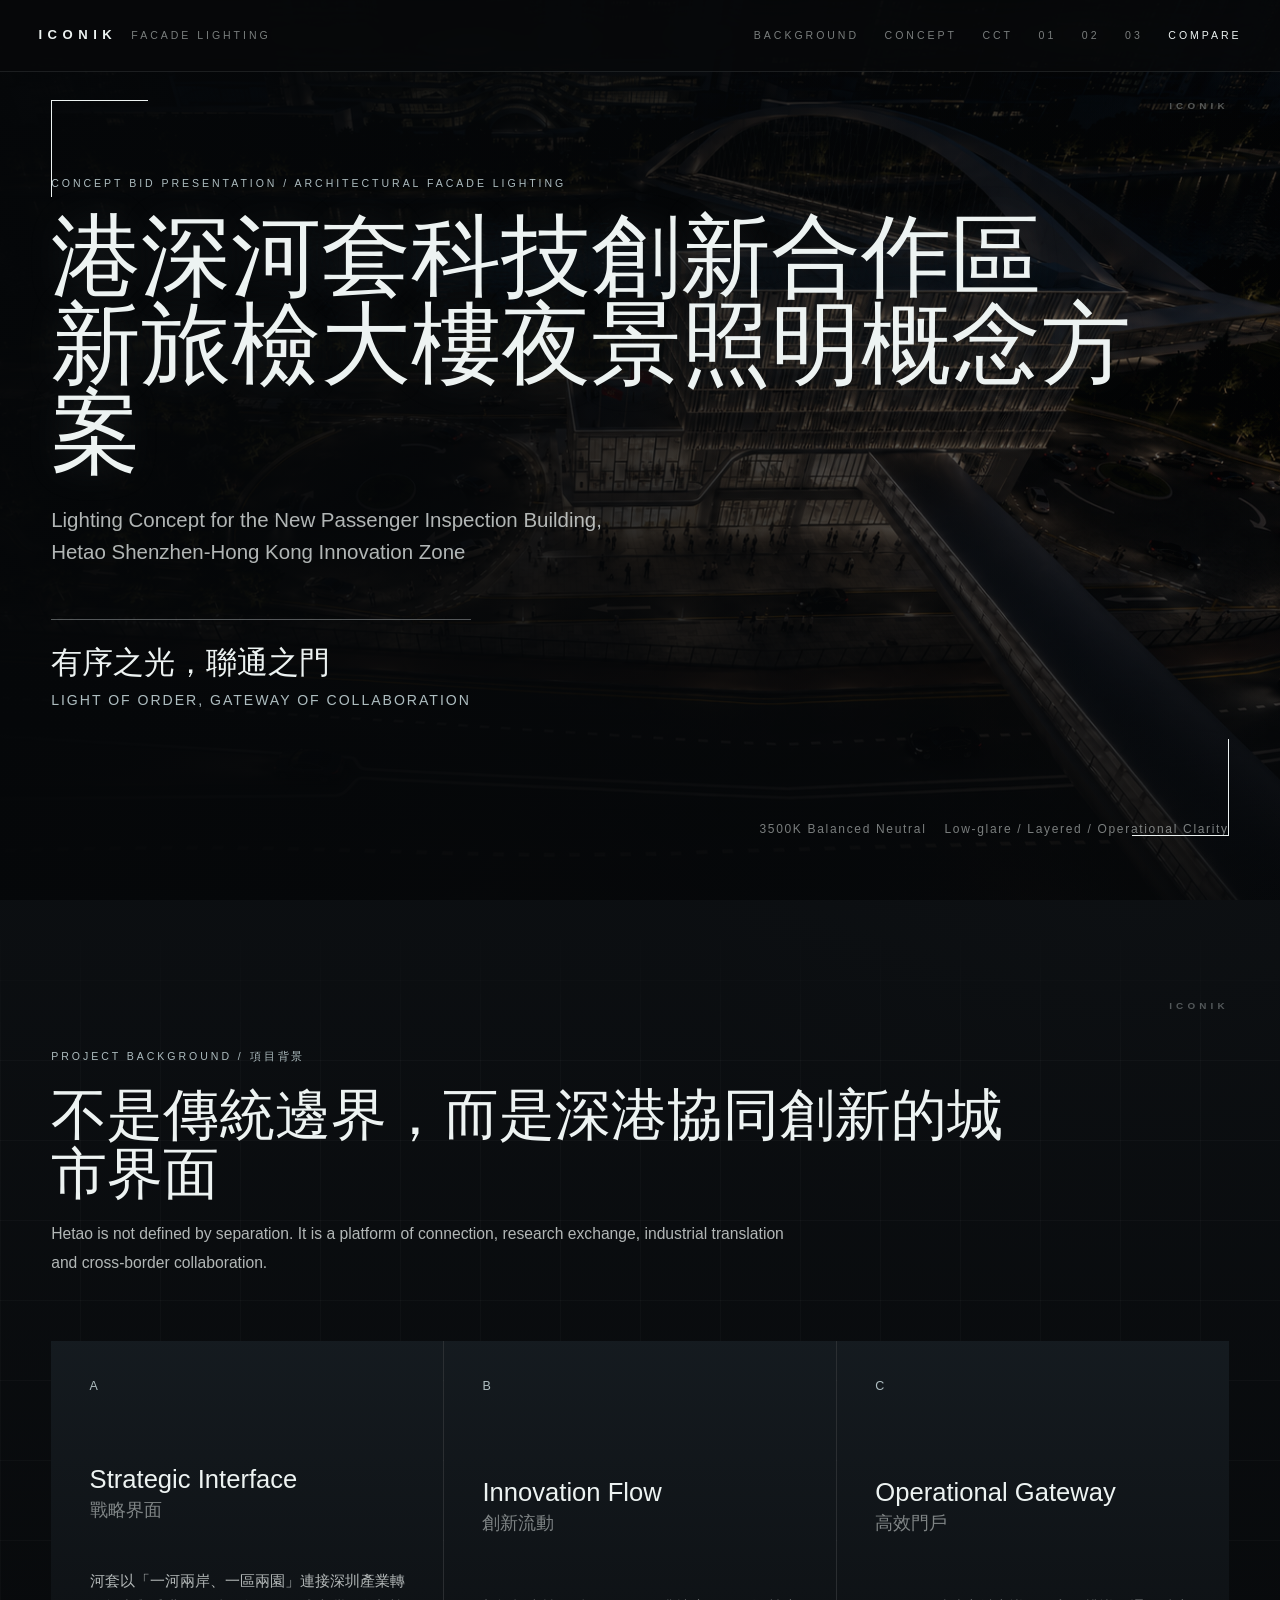
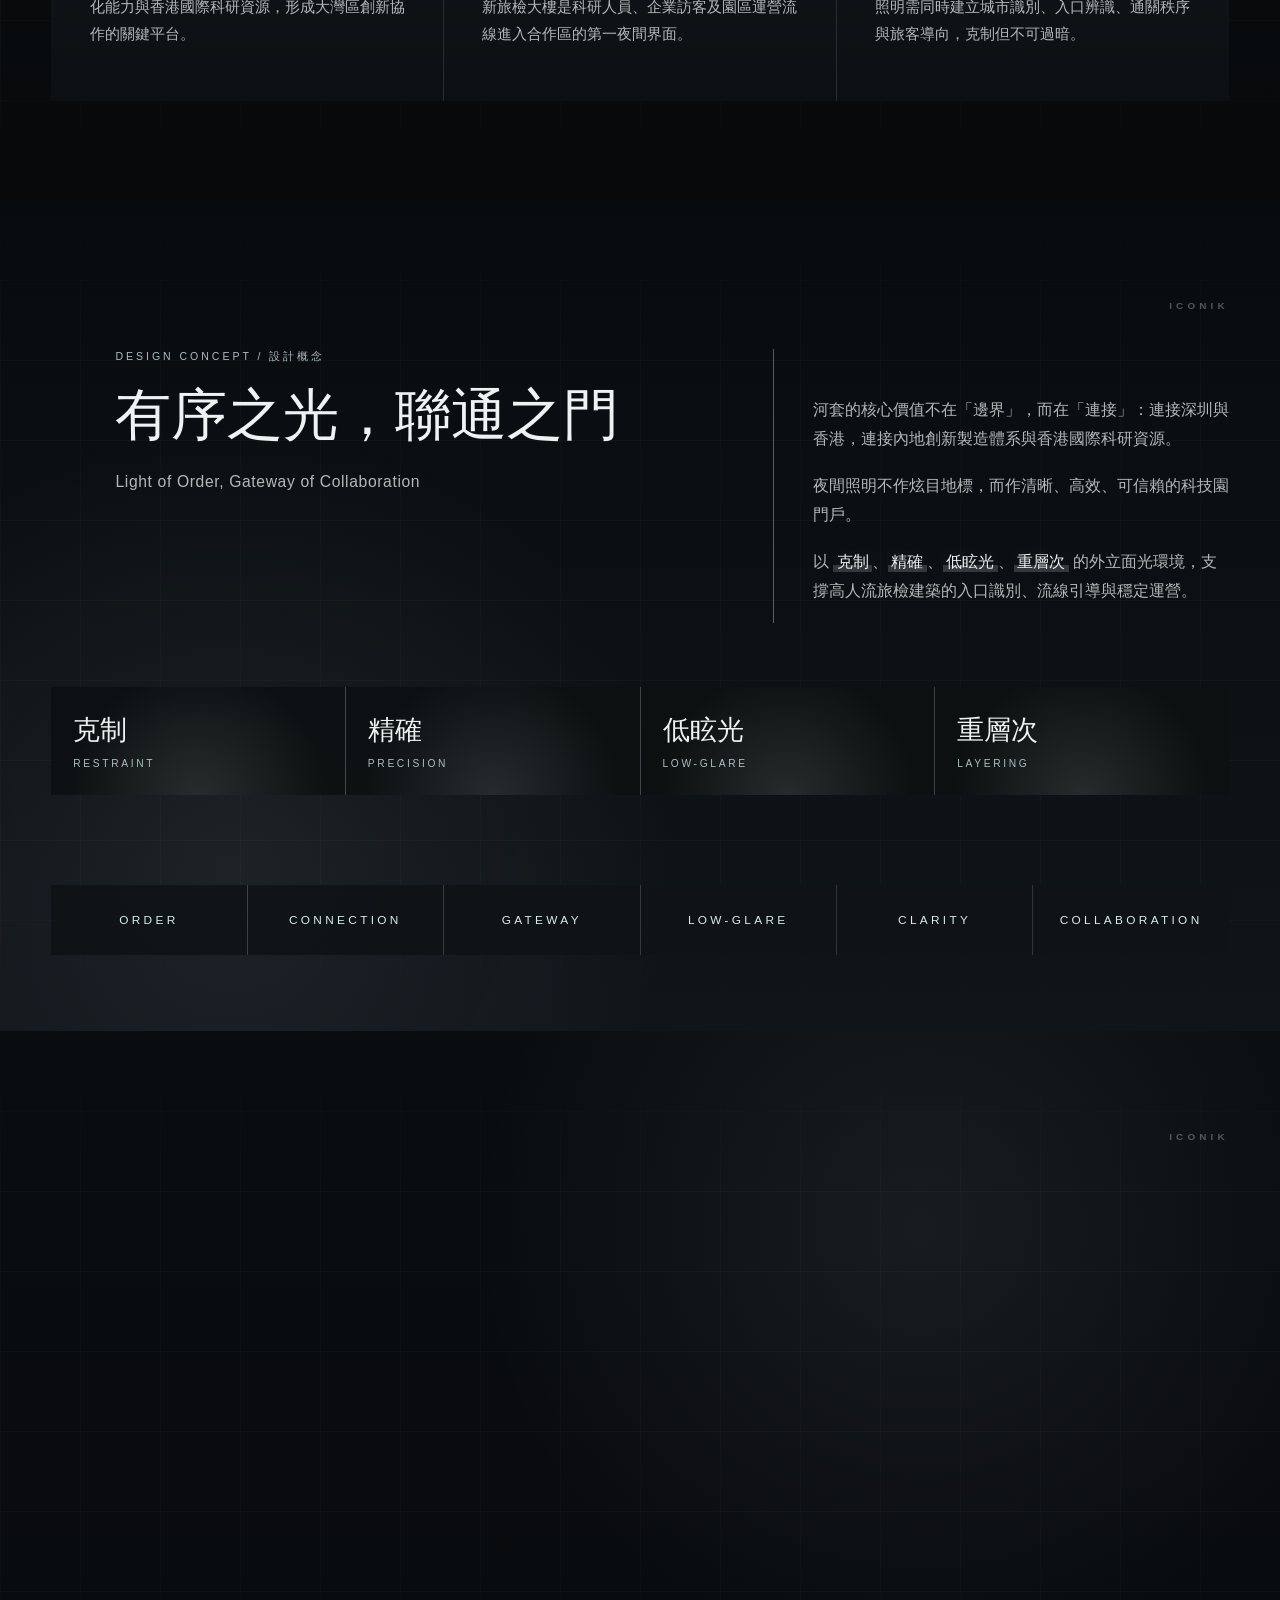
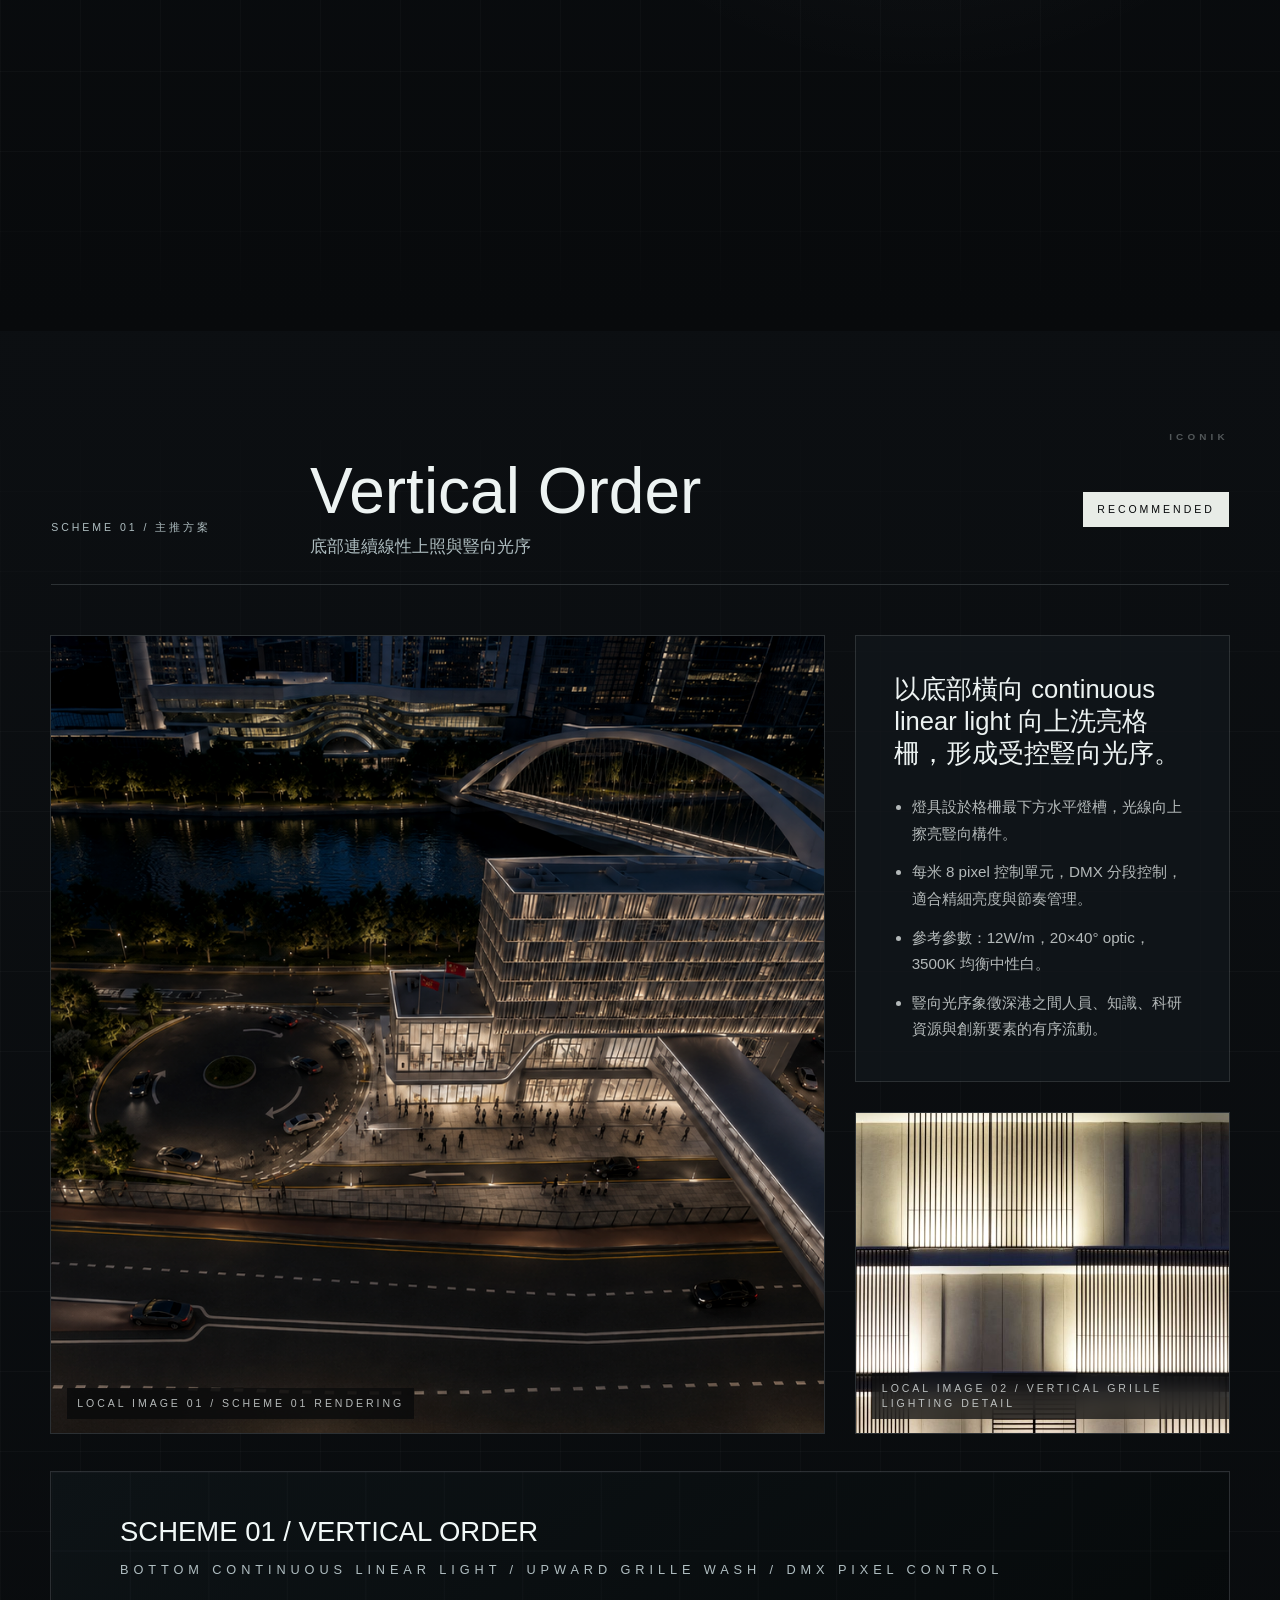
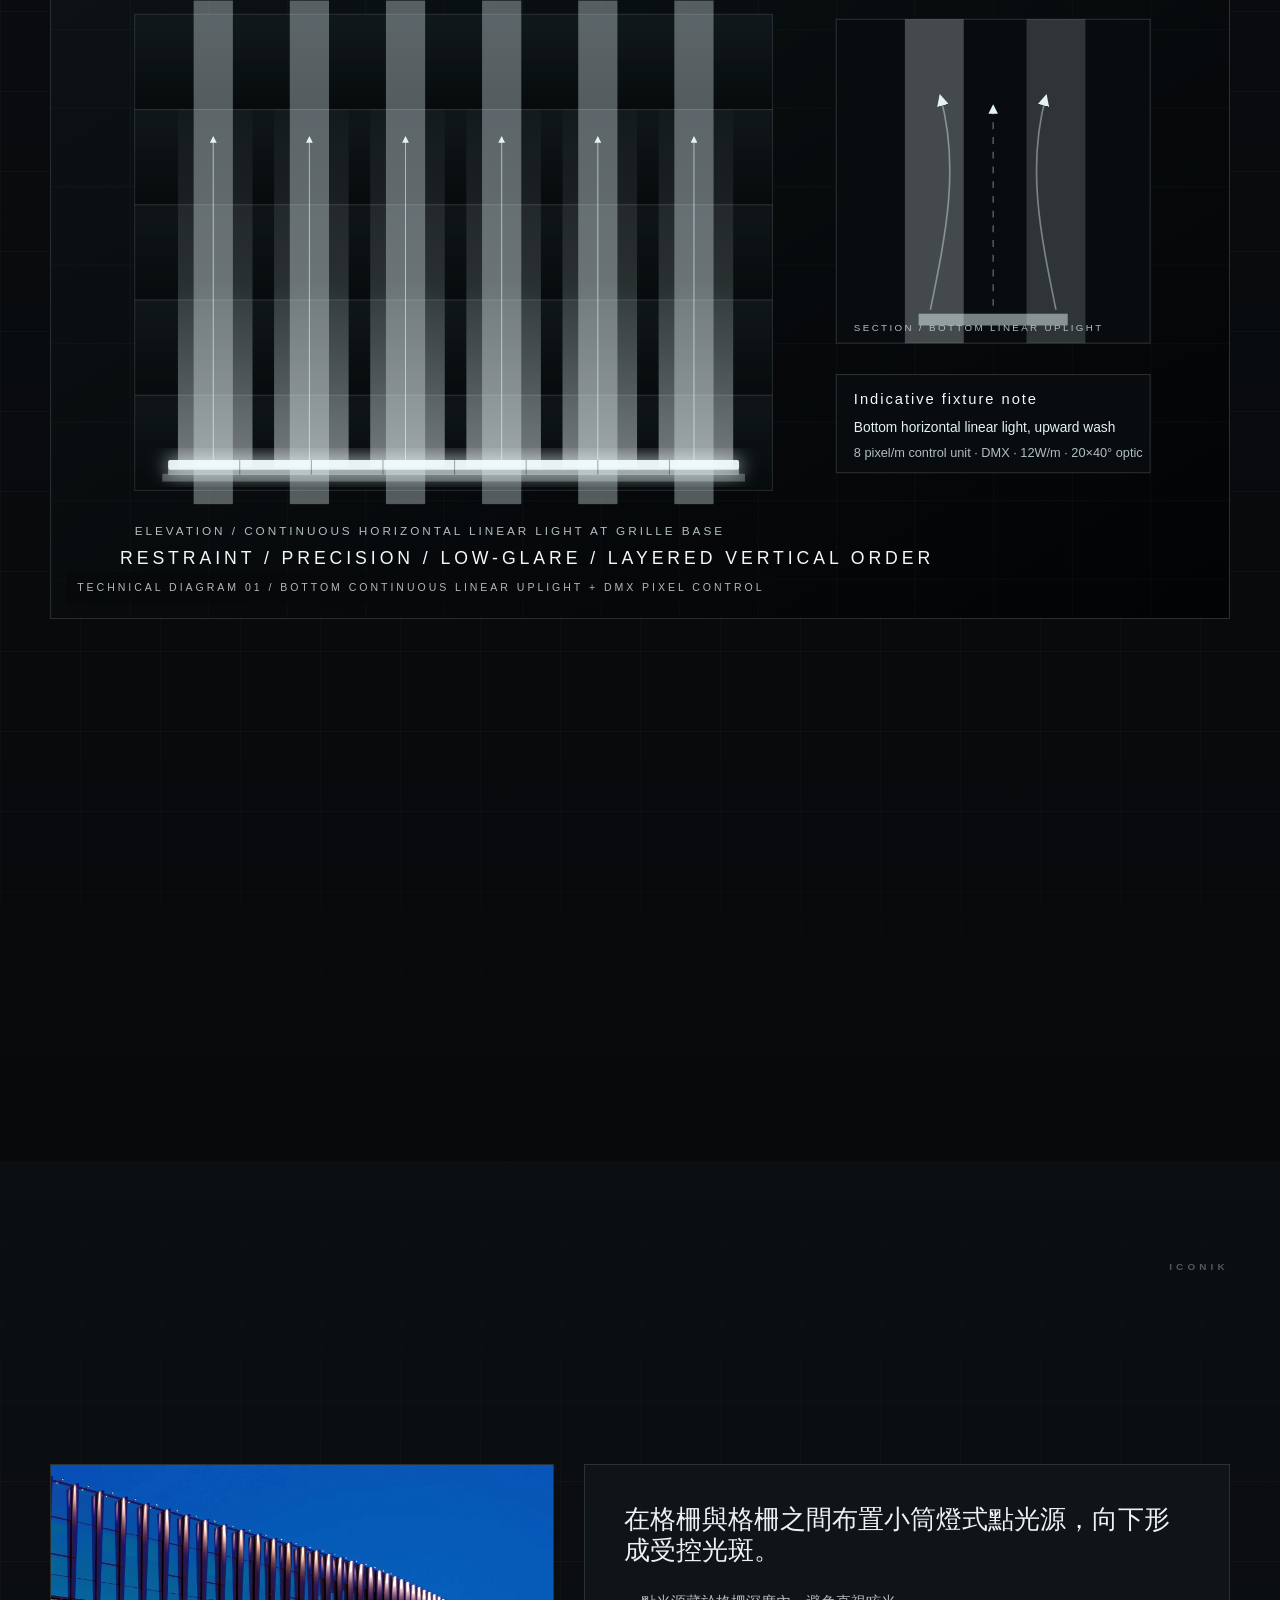
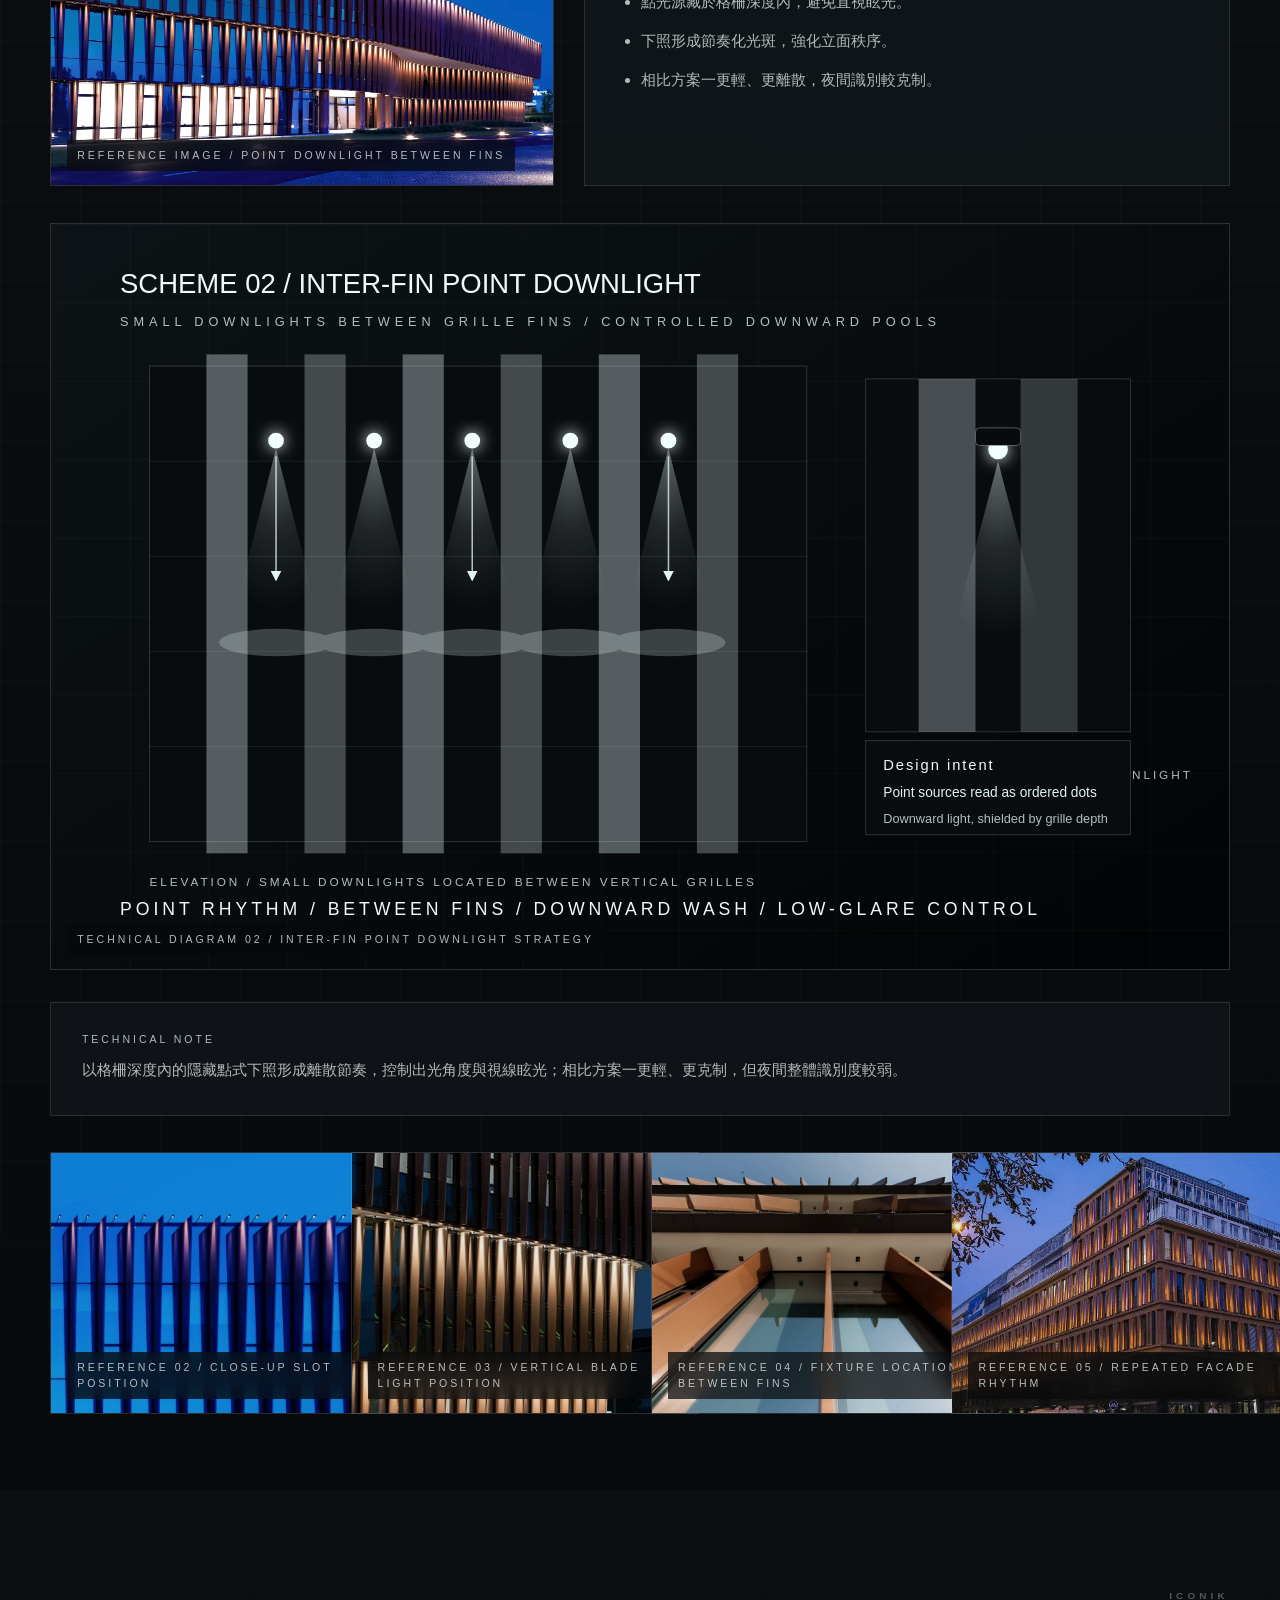
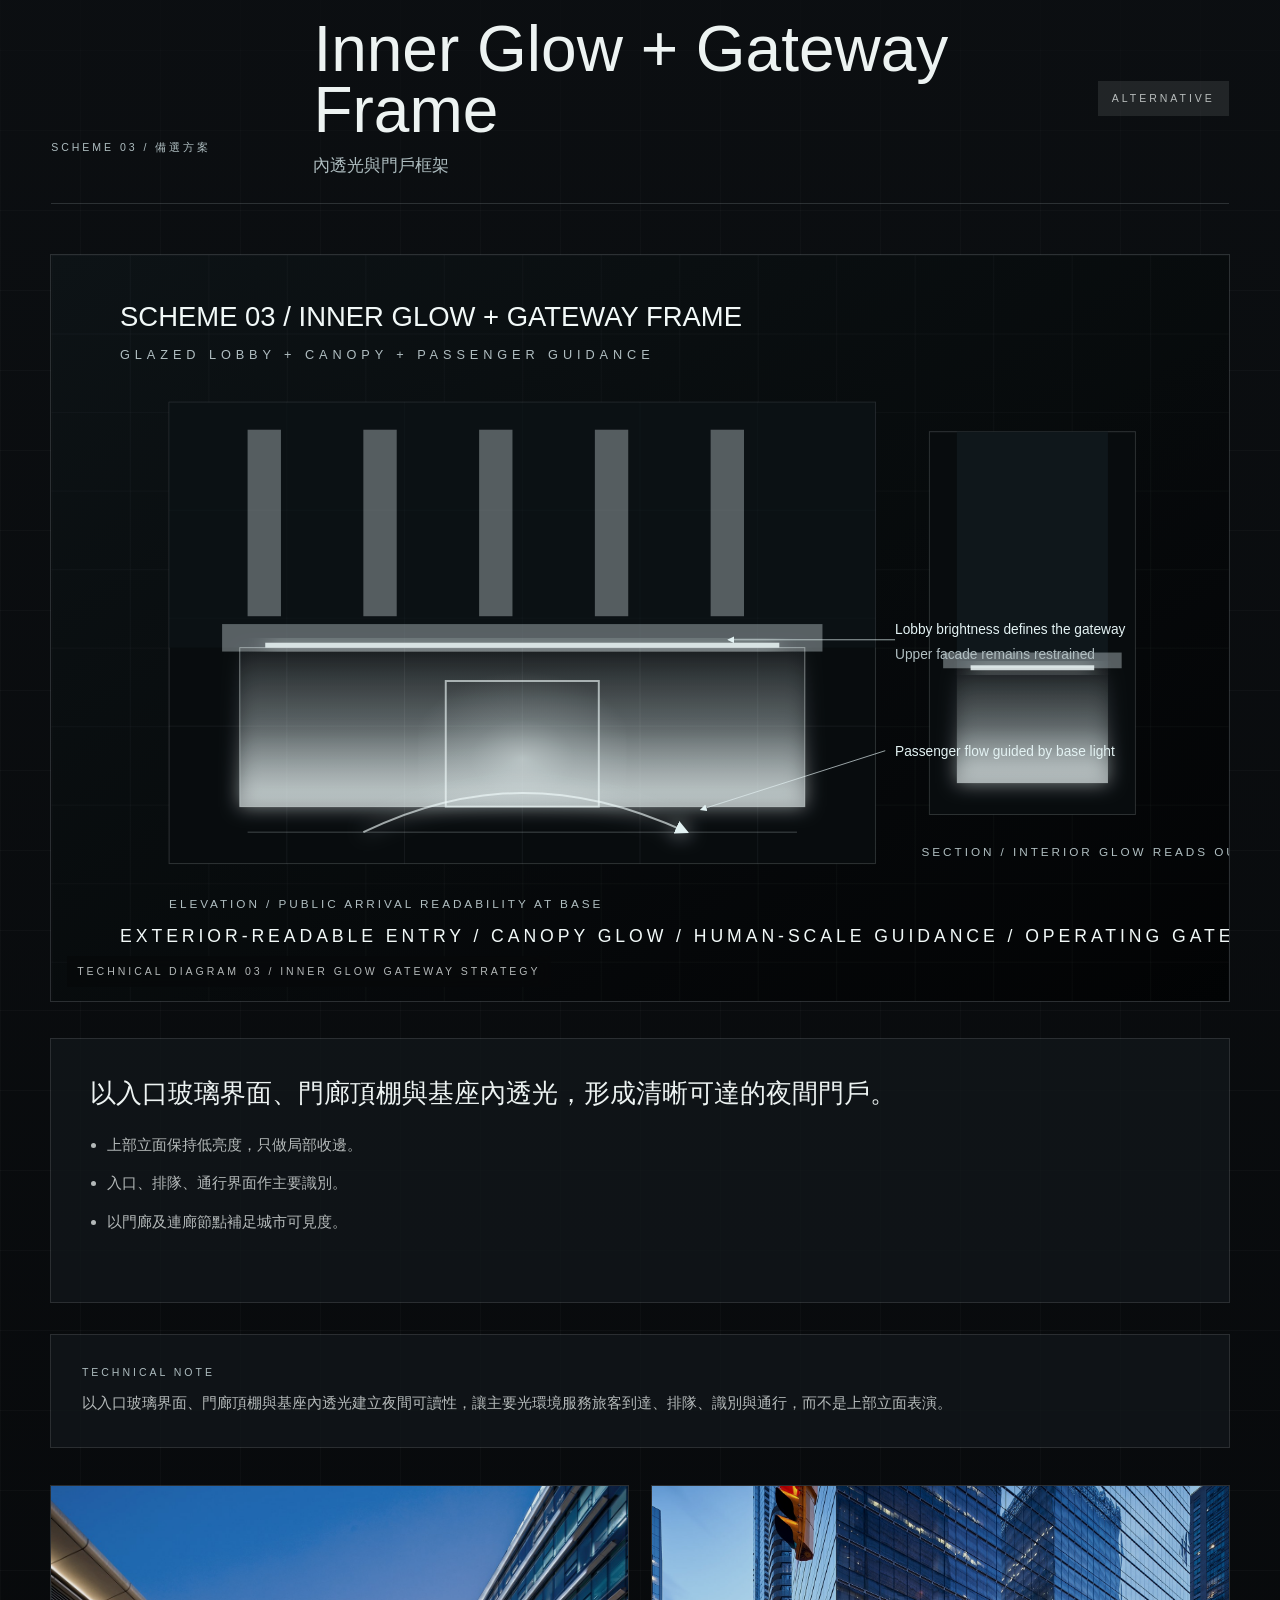
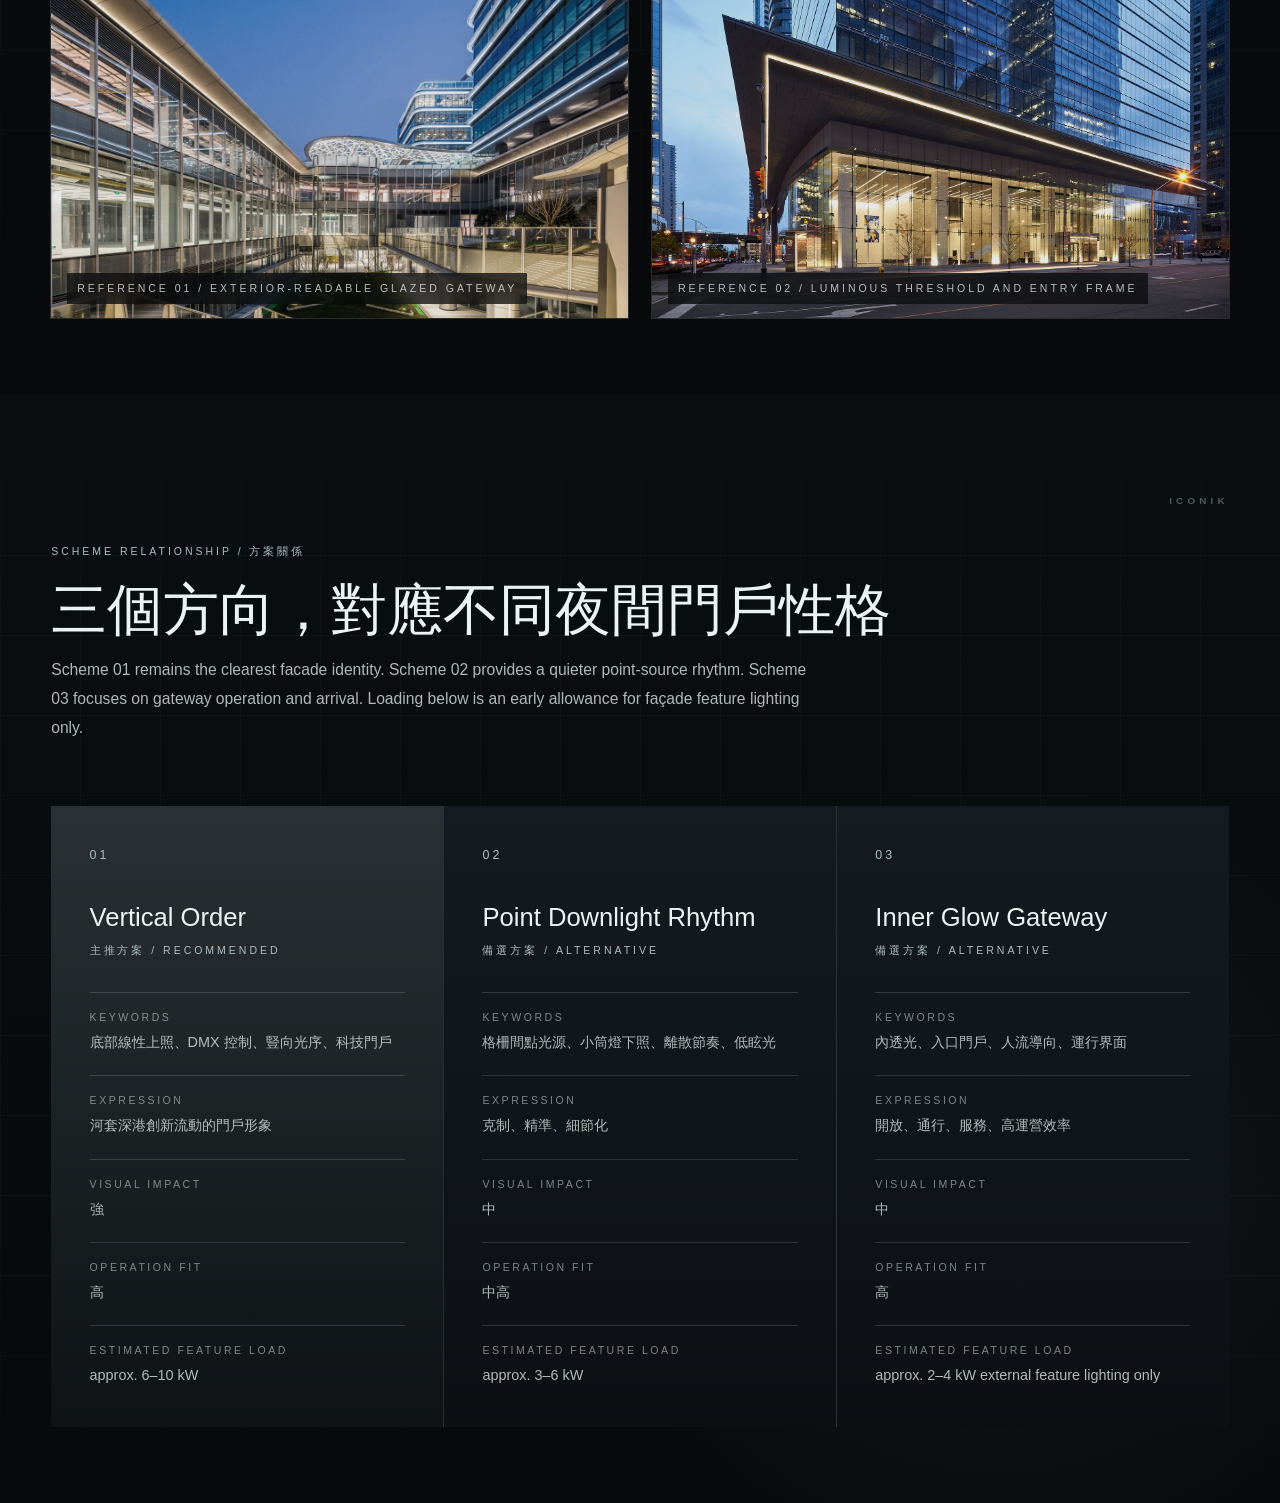
<file: index.html>
<!doctype html>
<html lang="zh-Hant">
  <head>
    <meta charset="utf-8" />
    <meta name="viewport" content="width=device-width, initial-scale=1" />
    <meta
      name="description"
      content="港深河套科技創新合作區新旅檢大樓夜景照明概念方案 digital presentation"
    />
    <title>港深河套新旅檢大樓夜景照明概念方案</title>
    <link rel="stylesheet" href="./styles.css" />
  </head>
  <body>
    <header class="site-header" aria-label="Presentation navigation">
      <a class="brand-mark" href="#hero" aria-label="Back to cover">
        <span>ICONIK</span>
        <small>Facade Lighting</small>
      </a>
      <nav class="deck-nav" aria-label="Sections">
        <a href="#background">Background</a>
        <a href="#concept">Concept</a>
        <a href="#cct">CCT</a>
        <a href="#scheme-01">01</a>
        <a href="#scheme-02">02</a>
        <a href="#scheme-03">03</a>
        <a href="#comparison">Compare</a>
      </nav>
    </header>

    <main>
      <section class="hero section-panel" id="hero">
        <div class="hero-media" aria-hidden="true">
          <img src="./assets/1.png" alt="" />
        </div>
        <div class="hero-overlay"></div>
        <div class="corner-frame" aria-hidden="true"></div>
        <div class="hero-content reveal">
          <p class="eyebrow">Concept Bid Presentation / Architectural Facade Lighting</p>
          <h1>港深河套科技創新合作區<br />新旅檢大樓夜景照明概念方案</h1>
          <p class="hero-subtitle">
            Lighting Concept for the New Passenger Inspection Building,<br />
            Hetao Shenzhen-Hong Kong Innovation Zone
          </p>
          <div class="concept-lockup">
            <span>有序之光，聯通之門</span>
            <strong>Light of Order, Gateway of Collaboration</strong>
          </div>
        </div>
        <div class="hero-footnote reveal">
          <span>3500K Balanced Neutral</span>
          <span>Low-glare / Layered / Operational Clarity</span>
        </div>
      </section>

      <section class="section-panel background-panel" id="background">
        <div class="section-heading reveal">
          <p class="eyebrow">Project Background / 項目背景</p>
          <h2>不是傳統邊界，而是深港協同創新的城市界面</h2>
          <p>
            Hetao is not defined by separation. It is a platform of connection, research exchange,
            industrial translation and cross-border collaboration.
          </p>
        </div>

        <div class="background-grid">
          <article class="info-card reveal">
            <span class="card-index">A</span>
            <h3>Strategic Interface<br /><em>戰略界面</em></h3>
            <p>
              河套以「一河兩岸、一區兩園」連接深圳產業轉化能力與香港國際科研資源，形成大灣區創新協作的關鍵平台。
            </p>
          </article>
          <article class="info-card reveal">
            <span class="card-index">B</span>
            <h3>Innovation Flow<br /><em>創新流動</em></h3>
            <p>
              新旅檢大樓是科研人員、企業訪客及園區運營流線進入合作區的第一夜間界面。
            </p>
          </article>
          <article class="info-card reveal">
            <span class="card-index">C</span>
            <h3>Operational Gateway<br /><em>高效門戶</em></h3>
            <p>
              照明需同時建立城市識別、入口辨識、通關秩序與旅客導向，克制但不可過暗。
            </p>
          </article>
        </div>
      </section>

      <section class="section-panel concept-panel" id="concept">
        <div class="concept-grid">
          <div class="section-heading reveal">
            <p class="eyebrow">Design Concept / 設計概念</p>
            <h2>有序之光，聯通之門</h2>
            <p class="parallel-title">Light of Order, Gateway of Collaboration</p>
          </div>
          <div class="concept-statement reveal">
            <p>
              河套的核心價值不在「邊界」，而在「連接」：連接深圳與香港，連接內地創新製造體系與香港國際科研資源。
            </p>
            <p>
              夜間照明不作炫目地標，而作清晰、高效、可信賴的科技園門戶。
            </p>
            <p>
              以 <span class="text-highlight">克制</span>、<span class="text-highlight">精確</span>、<span class="text-highlight">低眩光</span>、<span class="text-highlight">重層次</span>
              的外立面光環境，支撐高人流旅檢建築的入口識別、流線引導與穩定運營。
            </p>
          </div>
        </div>
        <div class="principle-row reveal" aria-label="Lighting principles">
          <span><strong>克制</strong><small>Restraint</small></span>
          <span><strong>精確</strong><small>Precision</small></span>
          <span><strong>低眩光</strong><small>Low-glare</small></span>
          <span><strong>重層次</strong><small>Layering</small></span>
        </div>
        <div class="keyword-row reveal" aria-label="Concept keywords">
          <span>Order</span>
          <span>Connection</span>
          <span>Gateway</span>
          <span>Low-glare</span>
          <span>Clarity</span>
          <span>Collaboration</span>
        </div>
      </section>

      <section class="section-panel cct-panel" id="cct">
        <div class="section-heading reveal">
          <p class="eyebrow">Color Temperature Strategy / 色溫策略</p>
          <h2>選擇 3500K：在清晰效率與克制舒適之間取得平衡</h2>
          <p>
            旅檢建築需要清晰、可信賴、利於識別的公共光環境；同時，河套科技園的夜間門戶不宜過冷或過度商業化。
            因此，本方案建議以 3500K 作為主體色溫，在 4000K 的透亮效率與 3000K 的柔和克制之間建立更穩定的中性平衡。
          </p>
        </div>
        <div class="cct-layout reveal">
          <figure class="image-frame cct-image">
            <img src="./assets/color_temperature_analysis.png" alt="色溫分析：4000K、3500K、3000K 對比，建議選擇 3500K" />
            <figcaption>Color temperature reference / 3500K as balanced neutral option</figcaption>
          </figure>
          <div class="cct-copy">
            <span class="card-index">Selected CCT</span>
            <h3>3500K 均衡中性白</h3>
            <p>
              3500K 能保留旅檢建築所需的清晰度與運營效率，同時減少 4000K 可能帶來的過冷感，
              更適合深港合作區「理性、開放、可信賴」的夜間門戶形象。
            </p>
          </div>
        </div>
      </section>

      <section class="section-panel scheme scheme-primary" id="scheme-01">
        <div class="scheme-header reveal">
          <p class="eyebrow">Scheme 01 / 主推方案</p>
          <div>
            <h2>Vertical Order</h2>
            <p>底部連續線性上照與豎向光序</p>
          </div>
          <span class="status-pill">Recommended</span>
        </div>

        <div class="scheme-layout">
          <figure class="image-frame main-image reveal">
            <img src="./assets/1.png" alt="方案一主效果圖：新旅檢大樓夜景外立面整體效果" />
            <figcaption>Local image 01 / Scheme 01 rendering</figcaption>
          </figure>
          <div class="scheme-copy reveal">
            <h3>以底部橫向 continuous linear light 向上洗亮格柵，形成受控豎向光序。</h3>
            <ul class="precision-list">
              <li>燈具設於格柵最下方水平燈槽，光線向上擦亮豎向構件。</li>
              <li>每米 8 pixel 控制單元，DMX 分段控制，適合精細亮度與節奏管理。</li>
              <li>參考參數：12W/m，20×40° optic，3500K 均衡中性白。</li>
              <li>豎向光序象徵深港之間人員、知識、科研資源與創新要素的有序流動。</li>
            </ul>
          </div>
          <figure class="image-frame detail-image reveal">
            <img src="./assets/2.jpg" alt="方案一層間與格柵照明細節參考" />
            <figcaption>Local image 02 / Vertical grille lighting detail</figcaption>
          </figure>
        </div>

        <figure class="diagram-frame reveal">
          <img
            src="./assets/technical_diagrams/scheme01_vertical_order.svg"
            alt="方案一 technical diagram：底部橫向連續線性燈、向上洗亮豎向格柵與 DMX 控制示意"
          />
          <figcaption>Technical diagram 01 / Bottom continuous linear uplight + DMX pixel control</figcaption>
        </figure>

        <article class="technical-text-note reveal">
          <span>Technical Note</span>
          <p>以格柵底部水平燈槽形成連續上照，通過槽內反射與分段控制建立豎向光序；重點是低眩光、可控亮度與構造一體化，而非外露燈帶。</p>
        </article>

        <div class="reference-gallery reveal" aria-label="Scheme 01 facade lighting references">
          <figure class="reference-figure">
            <img src="./assets/downloaded_reference_images/scheme01_ref_02.jpg" alt="方案一豎向格柵夜景上照參考" />
            <figcaption>Reference 02 / Facade slot uplight</figcaption>
          </figure>
          <figure class="reference-figure">
            <img src="./assets/downloaded_reference_images/scheme01_ref_03.jpg" alt="方案一豎向光序建築夜景參考" />
            <figcaption>Reference 03 / Vertical facade order</figcaption>
          </figure>
          <figure class="reference-figure">
            <img src="./assets/downloaded_reference_images/scheme01_ref_04.jpg" alt="方案一低眩光豎向立面參考" />
            <figcaption>Reference 04 / Restrained vertical layer</figcaption>
          </figure>
        </div>
      </section>

      <section class="section-panel scheme" id="scheme-02">
        <div class="scheme-header reveal">
          <p class="eyebrow">Scheme 02 / 備選方案</p>
          <div>
            <h2>Point Downlight Rhythm</h2>
            <p>格柵間點式下照</p>
          </div>
          <span class="status-pill muted">Alternative</span>
        </div>

        <div class="scheme-layout two-column">
          <figure class="image-frame wide-image reveal">
            <img src="./assets/downloaded_reference_images/scheme02_ref_01.jpg" alt="方案二參考圖：格柵間點式下照立面效果" />
            <figcaption>Reference image / Point downlight between fins</figcaption>
          </figure>
          <div class="scheme-copy compact reveal">
            <h3>在格柵與格柵之間布置小筒燈式點光源，向下形成受控光斑。</h3>
            <ul class="precision-list">
              <li>點光源藏於格柵深度內，避免直視眩光。</li>
              <li>下照形成節奏化光斑，強化立面秩序。</li>
              <li>相比方案一更輕、更離散，夜間識別較克制。</li>
            </ul>
          </div>
        </div>

        <figure class="diagram-frame reveal">
          <img
            src="./assets/technical_diagrams/scheme02_horizontal_layer.svg"
            alt="方案二 technical diagram：格柵間小筒燈點光源向下照射示意"
          />
          <figcaption>Technical diagram 02 / Inter-fin point downlight strategy</figcaption>
        </figure>

        <article class="technical-text-note reveal">
          <span>Technical Note</span>
          <p>以格柵深度內的隱藏點式下照形成離散節奏，控制出光角度與視線眩光；相比方案一更輕、更克制，但夜間整體識別度較弱。</p>
        </article>

        <div class="reference-gallery reveal" aria-label="Scheme 02 facade lighting references">
          <figure class="reference-figure">
            <img src="./assets/downloaded_reference_images/scheme02_ref_02.jpg" alt="方案二格柵間燈具近景參考" />
            <figcaption>Reference 02 / Close-up slot position</figcaption>
          </figure>
          <figure class="reference-figure">
            <img src="./assets/downloaded_reference_images/scheme02_ref_03.jpg" alt="方案二豎向格柵點式照明參考" />
            <figcaption>Reference 03 / Vertical blade light position</figcaption>
          </figure>
          <figure class="reference-figure">
            <img src="./assets/downloaded_reference_images/scheme02_ref_04.jpg" alt="方案二格柵間白天燈位參考" />
            <figcaption>Reference 04 / Fixture location between fins</figcaption>
          </figure>
          <figure class="reference-figure">
            <img src="./assets/downloaded_reference_images/scheme02_ref_05.jpg" alt="方案二豎向格柵點式下照整體參考" />
            <figcaption>Reference 05 / Repeated facade rhythm</figcaption>
          </figure>
        </div>
      </section>

      <section class="section-panel scheme" id="scheme-03">
        <div class="scheme-header reveal">
          <p class="eyebrow">Scheme 03 / 備選方案</p>
          <div>
            <h2>Inner Glow + Gateway Frame</h2>
            <p>內透光與門戶框架</p>
          </div>
          <span class="status-pill muted">Alternative</span>
        </div>

        <div class="gateway-board reveal scheme03-diagram-layout">
          <figure class="diagram-frame inline-diagram scheme03-diagram-wide">
            <img
              src="./assets/technical_diagrams/scheme03_inner_glow_gateway.svg"
              alt="方案三 technical diagram：入口玻璃界面、門廊頂棚、基座內透光與人流導向示意"
            />
            <figcaption>Technical diagram 03 / Inner glow gateway strategy</figcaption>
          </figure>
          <div class="scheme-copy compact">
            <h3>以入口玻璃界面、門廊頂棚與基座內透光，形成清晰可達的夜間門戶。</h3>
            <ul class="precision-list">
              <li>上部立面保持低亮度，只做局部收邊。</li>
              <li>入口、排隊、通行界面作主要識別。</li>
              <li>以門廊及連廊節點補足城市可見度。</li>
            </ul>
          </div>
        </div>

        <article class="technical-text-note reveal">
          <span>Technical Note</span>
          <p>以入口玻璃界面、門廊頂棚與基座內透光建立夜間可讀性，讓主要光環境服務旅客到達、排隊、識別與通行，而不是上部立面表演。</p>
        </article>

        <div class="reference-gallery reveal" aria-label="Scheme 03 facade lighting references">
          <figure class="reference-figure">
            <img src="./assets/downloaded_reference_images/scheme03_ref_01.jpg" alt="方案三入口內透光與門戶框架參考" />
            <figcaption>Reference 01 / Exterior-readable glazed gateway</figcaption>
          </figure>
          <figure class="reference-figure">
            <img src="./assets/downloaded_reference_images/scheme03_ref_02.jpg" alt="方案三公共入口門廊與內透光參考" />
            <figcaption>Reference 02 / Luminous threshold and entry frame</figcaption>
          </figure>
        </div>
      </section>

      <section class="section-panel comparison-panel" id="comparison">
        <div class="section-heading reveal">
          <p class="eyebrow">Scheme Relationship / 方案關係</p>
          <h2>三個方向，對應不同夜間門戶性格</h2>
          <p>
            Scheme 01 remains the clearest facade identity. Scheme 02 provides a quieter point-source rhythm.
            Scheme 03 focuses on gateway operation and arrival. Loading below is an early allowance for façade feature lighting only.
          </p>
        </div>

        <div class="comparison-grid">
          <article class="compare-card recommended reveal">
            <span class="card-index">01</span>
            <h3>Vertical Order</h3>
            <p class="card-role">主推方案 / Recommended</p>
            <dl>
              <div><dt>Keywords</dt><dd>底部線性上照、DMX 控制、豎向光序、科技門戶</dd></div>
              <div><dt>Expression</dt><dd>河套深港創新流動的門戶形象</dd></div>
              <div><dt>Visual Impact</dt><dd>強</dd></div>
              <div><dt>Operation Fit</dt><dd>高</dd></div>
              <div><dt>Estimated Feature Load</dt><dd>approx. 6–10 kW</dd></div>
            </dl>
          </article>
          <article class="compare-card reveal">
            <span class="card-index">02</span>
            <h3>Point Downlight Rhythm</h3>
            <p class="card-role">備選方案 / Alternative</p>
            <dl>
              <div><dt>Keywords</dt><dd>格柵間點光源、小筒燈下照、離散節奏、低眩光</dd></div>
              <div><dt>Expression</dt><dd>克制、精準、細節化</dd></div>
              <div><dt>Visual Impact</dt><dd>中</dd></div>
              <div><dt>Operation Fit</dt><dd>中高</dd></div>
              <div><dt>Estimated Feature Load</dt><dd>approx. 3–6 kW</dd></div>
            </dl>
          </article>
          <article class="compare-card reveal">
            <span class="card-index">03</span>
            <h3>Inner Glow Gateway</h3>
            <p class="card-role">備選方案 / Alternative</p>
            <dl>
              <div><dt>Keywords</dt><dd>內透光、入口門戶、人流導向、運行界面</dd></div>
              <div><dt>Expression</dt><dd>開放、通行、服務、高運營效率</dd></div>
              <div><dt>Visual Impact</dt><dd>中</dd></div>
              <div><dt>Operation Fit</dt><dd>高</dd></div>
              <div><dt>Estimated Feature Load</dt><dd>approx. 2–4 kW external feature lighting only</dd></div>
            </dl>
          </article>
        </div>
      </section>


    </main>

    <script src="./script.js"></script>
  </body>
</html>
</file>
<file: styles.css>
:root {
  color-scheme: dark;
  --bg: #07090b;
  --bg-2: #0c0f12;
  --surface: #11161a;
  --surface-soft: #151b20;
  --line: rgba(218, 229, 232, 0.16);
  --line-strong: rgba(230, 240, 242, 0.34);
  --text: #edf3f2;
  --text-soft: rgba(237, 243, 242, 0.74);
  --muted: rgba(237, 243, 242, 0.5);
  --cool: #dcebed;
  --cool-2: #aebdc0;
  --accent: #e8ece7;
  --warning: #b9b4a4;
  --max: 1480px;
  --header: 72px;
}

* {
  box-sizing: border-box;
}

html {
  scroll-behavior: smooth;
  background: var(--bg);
}

body {
  margin: 0;
  min-width: 320px;
  background:
    radial-gradient(circle at 88% 8%, rgba(205, 224, 224, 0.08), transparent 28rem),
    linear-gradient(180deg, #07090b 0%, #0b0f12 46%, #080a0c 100%);
  color: var(--text);
  font-family:
    Inter, Helvetica, Arial, "PingFang TC", "PingFang HK", "Microsoft JhengHei",
    sans-serif;
  letter-spacing: 0;
}

img {
  display: block;
  width: 100%;
}

a {
  color: inherit;
  text-decoration: none;
}

code {
  font-family: "SFMono-Regular", Consolas, "Liberation Mono", monospace;
  color: var(--cool);
  font-size: 0.86em;
}

.site-header {
  position: fixed;
  inset: 0 0 auto 0;
  z-index: 40;
  height: var(--header);
  display: flex;
  align-items: center;
  justify-content: space-between;
  padding: 0 clamp(18px, 3vw, 44px);
  background: rgba(7, 9, 11, 0.72);
  backdrop-filter: blur(18px);
  border-bottom: 0.5px solid rgba(223, 234, 236, 0.1);
}

.brand-mark {
  display: inline-flex;
  align-items: baseline;
  gap: 14px;
}

.brand-mark span {
  font-size: 0.82rem;
  letter-spacing: 0.42em;
  font-weight: 600;
}

.brand-mark small,
.deck-nav a,
.eyebrow,
figcaption,
.status-pill,
.reference-card span,
.card-role,
.source-list {
  font-size: 0.66rem;
  line-height: 1.45;
  letter-spacing: 0.28em;
  text-transform: uppercase;
}

.brand-mark small {
  color: var(--muted);
}

.deck-nav {
  display: flex;
  align-items: center;
  gap: clamp(12px, 2vw, 28px);
}

.deck-nav a {
  color: var(--muted);
  transition: color 180ms ease;
}

.deck-nav a:hover,
.deck-nav a.active {
  color: var(--text);
}

.section-panel {
  position: relative;
  min-height: 100vh;
  padding: calc(var(--header) + clamp(42px, 6vw, 92px)) clamp(20px, 4vw, 72px)
    clamp(42px, 6vw, 84px);
  overflow: hidden;
}

.section-panel::before {
  content: "";
  position: absolute;
  inset: 0;
  pointer-events: none;
  background-image:
    linear-gradient(rgba(255, 255, 255, 0.028) 1px, transparent 1px),
    linear-gradient(90deg, rgba(255, 255, 255, 0.024) 1px, transparent 1px);
  background-size: 80px 80px;
  mask-image: linear-gradient(180deg, transparent 0%, #000 18%, #000 82%, transparent 100%);
}

.section-panel::after {
  content: "ICONIK";
  position: absolute;
  right: clamp(20px, 4vw, 72px);
  top: calc(var(--header) + 28px);
  z-index: 2;
  color: rgba(232, 242, 243, 0.32);
  font-size: 0.62rem;
  font-weight: 600;
  letter-spacing: 0.42em;
  pointer-events: none;
}

.hero {
  min-height: 100vh;
  display: grid;
  align-items: end;
}

.hero-media,
.hero-overlay {
  position: absolute;
  inset: 0;
}

.hero-media img {
  width: 100%;
  height: 100%;
  object-fit: cover;
  object-position: 56% 52%;
  filter: saturate(0.8) contrast(1.08) brightness(0.76);
}

.hero-overlay {
  background:
    linear-gradient(90deg, rgba(5, 7, 9, 0.96) 0%, rgba(5, 7, 9, 0.72) 43%, rgba(5, 7, 9, 0.22) 100%),
    linear-gradient(0deg, rgba(5, 7, 9, 0.88) 0%, rgba(5, 7, 9, 0.18) 50%, rgba(5, 7, 9, 0.46) 100%);
}

.corner-frame::before,
.corner-frame::after {
  content: "";
  position: absolute;
  width: 96px;
  height: 96px;
  border-color: rgba(232, 239, 239, 0.42);
  pointer-events: none;
}

.corner-frame::before {
  left: clamp(20px, 4vw, 72px);
  top: calc(var(--header) + 28px);
  border-left: 0.5px solid;
  border-top: 0.5px solid;
}

.corner-frame::after {
  right: clamp(20px, 4vw, 72px);
  bottom: clamp(26px, 5vw, 70px);
  border-right: 0.5px solid;
  border-bottom: 0.5px solid;
}

.hero-content,
.hero-footnote,
.section-heading,
.scheme-header,
.scheme-layout,
.reference-strip,
.comparison-grid,
.source-list,
.keyword-row,
.gateway-board {
  position: relative;
  z-index: 2;
}

.hero-content {
  width: min(1080px, 88vw);
  padding-bottom: clamp(70px, 9vw, 118px);
}

.eyebrow {
  margin: 0 0 22px;
  color: var(--cool-2);
}

.hero h1,
.section-heading h2,
.scheme-header h2,
.concept-panel h2 {
  margin: 0;
  font-weight: 300;
  letter-spacing: 0;
}

.hero h1 {
  max-width: 1080px;
  font-size: clamp(2.8rem, 7vw, 7.6rem);
  line-height: 0.98;
  text-shadow: 0 0 42px rgba(214, 230, 232, 0.12);
}

.hero-subtitle {
  max-width: 820px;
  margin: 28px 0 0;
  color: var(--text-soft);
  font-size: clamp(1rem, 1.6vw, 1.45rem);
  line-height: 1.55;
}

.concept-lockup {
  display: grid;
  gap: 8px;
  width: fit-content;
  margin-top: clamp(32px, 4vw, 54px);
  padding-top: 22px;
  border-top: 0.5px solid var(--line-strong);
}

.concept-lockup span {
  font-size: clamp(1.45rem, 2.4vw, 2.3rem);
  font-weight: 300;
}

.concept-lockup strong {
  color: var(--cool-2);
  font-size: clamp(0.82rem, 1.1vw, 1rem);
  font-weight: 500;
  letter-spacing: 0.14em;
  text-transform: uppercase;
}

.hero-footnote {
  position: absolute;
  right: clamp(20px, 4vw, 72px);
  bottom: clamp(28px, 5vw, 72px);
  display: flex;
  gap: 18px;
  flex-wrap: wrap;
  color: var(--muted);
  font-size: 0.75rem;
  letter-spacing: 0.14em;
}

.background-panel,
.scheme,
.sources-panel {
  background: linear-gradient(180deg, rgba(12, 15, 18, 0.92), rgba(7, 9, 11, 0.98));
}

.section-heading {
  max-width: var(--max);
  margin: 0 auto clamp(44px, 5vw, 80px);
}

.section-heading h2 {
  max-width: 980px;
  font-size: clamp(2rem, 4.4vw, 5.6rem);
  line-height: 1.04;
}

.section-heading p:not(.eyebrow),
.concept-statement p,
.scheme-copy p {
  color: var(--text-soft);
  font-size: clamp(0.98rem, 1.2vw, 1.1rem);
  line-height: 1.85;
}

.section-heading p:not(.eyebrow) {
  max-width: 760px;
}

.background-grid,
.comparison-grid {
  position: relative;
  z-index: 2;
  width: min(var(--max), 100%);
  margin: 0 auto;
  display: grid;
  grid-template-columns: repeat(3, minmax(0, 1fr));
  gap: 1px;
  background: var(--line);
}

.info-card,
.compare-card,
.reference-card {
  background:
    linear-gradient(180deg, rgba(21, 27, 32, 0.9), rgba(12, 15, 18, 0.92)),
    var(--surface);
}

.info-card {
  min-height: 360px;
  padding: clamp(28px, 3vw, 44px);
  display: grid;
  align-content: space-between;
}

.card-index {
  color: var(--cool-2);
  font-size: 0.78rem;
  letter-spacing: 0.24em;
}

.info-card h3,
.compare-card h3 {
  margin: 40px 0 0;
  font-size: clamp(1.25rem, 2vw, 2.15rem);
  line-height: 1.1;
  font-weight: 400;
}

.info-card h3 em {
  color: var(--muted);
  font-style: normal;
  font-size: 0.72em;
  font-weight: 300;
}

.info-card p,
.compare-card dd,
.reference-card p,
.precision-list {
  color: var(--text-soft);
  font-size: 0.95rem;
  line-height: 1.75;
}

.concept-panel {
  min-height: 86vh;
  background:
    radial-gradient(circle at 18% 80%, rgba(215, 231, 232, 0.07), transparent 28rem),
    linear-gradient(180deg, #080b0e, #10151a);
}

.concept-grid {
  position: relative;
  z-index: 2;
  width: min(var(--max), 100%);
  margin: 0 auto;
  display: grid;
  grid-template-columns: minmax(0, 1fr) minmax(320px, 0.72fr);
  gap: clamp(42px, 7vw, 120px);
  align-items: start;
}

.parallel-title {
  margin-top: 22px;
  color: var(--cool-2);
  font-size: clamp(1.2rem, 2vw, 2.15rem);
  letter-spacing: 0.04em;
  text-transform: none;
}

.concept-statement {
  padding: clamp(28px, 3.6vw, 48px) 0 0 clamp(20px, 3vw, 48px);
  border-left: 0.5px solid var(--line-strong);
}

.concept-statement p {
  margin: 0 0 18px;
}

.text-highlight {
  color: var(--text);
  padding: 0 0.22em 0.12em;
  background: linear-gradient(180deg, transparent 62%, rgba(220, 235, 237, 0.18) 62%);
  text-shadow: 0 0 18px rgba(220, 235, 237, 0.16);
}

.principle-row {
  position: relative;
  z-index: 2;
  width: min(var(--max), 100%);
  margin: clamp(38px, 5vw, 72px) auto 0;
  display: grid;
  grid-template-columns: repeat(4, minmax(0, 1fr));
  gap: 1px;
  background: rgba(218, 229, 232, 0.22);
}

.principle-row span {
  min-height: 108px;
  display: grid;
  align-content: center;
  gap: 10px;
  padding: 22px;
  background:
    radial-gradient(circle at 50% 100%, rgba(220, 235, 237, 0.12), transparent 70%),
    rgba(9, 12, 14, 0.92);
}

.principle-row strong {
  font-size: clamp(1.28rem, 2.1vw, 2.2rem);
  font-weight: 300;
}

.principle-row small {
  color: var(--cool-2);
  font-size: 0.64rem;
  letter-spacing: 0.26em;
  text-transform: uppercase;
}

.keyword-row {
  width: min(var(--max), 100%);
  margin: clamp(54px, 7vw, 110px) auto 0;
  display: flex;
  flex-wrap: wrap;
  gap: 1px;
  background: var(--line);
}

.keyword-row span {
  flex: 1 1 160px;
  min-height: 70px;
  display: grid;
  place-items: center;
  background: rgba(12, 15, 18, 0.9);
  color: var(--cool);
  font-size: 0.74rem;
  letter-spacing: 0.28em;
  text-transform: uppercase;
}

.scheme {
  padding-top: calc(var(--header) + clamp(36px, 4.5vw, 68px));
}

.scheme-header {
  width: min(var(--max), 100%);
  margin: 0 auto clamp(32px, 4vw, 56px);
  display: grid;
  grid-template-columns: minmax(160px, 0.3fr) minmax(0, 1fr) auto;
  align-items: end;
  gap: clamp(20px, 3vw, 44px);
  padding-bottom: 26px;
  border-bottom: 0.5px solid var(--line);
}

.scheme-header h2 {
  font-size: clamp(2.4rem, 5vw, 6rem);
  line-height: 0.95;
}

.scheme-header p:not(.eyebrow) {
  margin: 12px 0 0;
  color: var(--cool-2);
  font-size: clamp(1rem, 1.35vw, 1.35rem);
}

.status-pill {
  align-self: center;
  padding: 10px 14px;
  color: var(--bg);
  background: var(--accent);
}

.status-pill.muted {
  color: var(--text-soft);
  background: rgba(225, 235, 236, 0.1);
}

.scheme-layout {
  width: min(var(--max), 100%);
  margin: 0 auto;
  display: grid;
  grid-template-columns: minmax(0, 1.45fr) minmax(320px, 0.7fr);
  grid-template-areas:
    "main copy"
    "main detail";
  gap: clamp(20px, 2.5vw, 34px);
}

.scheme-layout.two-column {
  grid-template-columns: minmax(320px, 0.78fr) minmax(0, 1fr);
  grid-template-areas: "main copy";
  align-items: stretch;
}

.main-image {
  grid-area: main;
}

.detail-image {
  grid-area: detail;
}

.tall-image {
  grid-area: main;
}

.wide-image {
  grid-area: main;
}

.wide-image img {
  aspect-ratio: 16 / 10;
  object-position: center;
}

.diagram-frame {
  position: relative;
  z-index: 2;
  width: min(var(--max), 100%);
  margin: clamp(24px, 3vw, 42px) auto 0;
  overflow: hidden;
  background: #07090b;
  outline: 0.5px solid var(--line);
}

.diagram-frame img {
  width: 100%;
  height: auto;
  min-height: 320px;
  object-fit: cover;
  filter: saturate(0.9) contrast(1.03);
}

.inline-diagram {
  width: 100%;
  margin: 0;
  align-self: stretch;
}

.inline-diagram img {
  height: 100%;
}

.scheme-copy {
  grid-area: copy;
  align-self: stretch;
  padding: clamp(26px, 3vw, 42px);
  background: rgba(17, 22, 26, 0.78);
  outline: 0.5px solid var(--line);
}

.scheme-copy.compact h3 {
  margin-bottom: 22px;
}

.scheme-copy.compact .precision-list {
  margin-bottom: 28px;
}

.scheme-copy h3 {
  margin: 0 0 24px;
  font-size: clamp(1.28rem, 2vw, 2.35rem);
  line-height: 1.25;
  font-weight: 300;
}

.precision-list {
  margin: 0;
  padding-left: 1.15em;
}

.precision-list li + li {
  margin-top: 12px;
}

.image-frame {
  position: relative;
  margin: 0;
  overflow: hidden;
  background: #0a0d0f;
  outline: 0.5px solid var(--line);
}

.image-frame img {
  height: 100%;
  min-height: 320px;
  object-fit: cover;
  filter: saturate(0.86) contrast(1.05);
}

.main-image img {
  aspect-ratio: 16 / 9;
}

.detail-image img {
  aspect-ratio: 4 / 3;
  object-position: center;
}

.tall-image img {
  aspect-ratio: 4 / 5;
  object-position: center 20%;
}

figcaption {
  position: absolute;
  left: 16px;
  bottom: 14px;
  padding: 8px 10px;
  color: rgba(240, 246, 246, 0.74);
  background: rgba(7, 9, 11, 0.72);
  backdrop-filter: blur(12px);
}

.reference-strip {
  width: min(var(--max), 100%);
  margin: clamp(24px, 3vw, 42px) auto 0;
  display: grid;
  grid-template-columns: repeat(3, minmax(0, 1fr));
  gap: 1px;
  background: var(--line);
}

.reference-card {
  min-height: 210px;
  padding: 24px;
  display: grid;
  gap: 14px;
  align-content: start;
}

.reference-card span {
  color: var(--cool-2);
}

.reference-card h4 {
  margin: 0;
  font-size: 1.05rem;
  font-weight: 500;
}

.reference-card p {
  margin: 0;
  font-size: 0.86rem;
}

.reference-card a {
  width: fit-content;
  margin-top: 4px;
  color: var(--text);
  font-size: 0.68rem;
  letter-spacing: 0.24em;
  text-transform: uppercase;
  border-bottom: 0.5px solid var(--line-strong);
}

.reference-gallery {
  position: relative;
  z-index: 2;
  width: min(var(--max), 100%);
  margin: clamp(24px, 3vw, 42px) auto 0;
  display: grid;
  grid-template-columns: minmax(0, 1.05fr) minmax(0, 0.78fr) minmax(260px, 0.52fr);
  gap: clamp(16px, 2vw, 24px);
  align-items: stretch;
}

.reference-figure {
  position: relative;
  margin: 0;
  min-height: 300px;
  overflow: hidden;
  background: #080b0d;
  outline: 0.5px solid var(--line);
}

.reference-figure img {
  height: 100%;
  min-height: 300px;
  object-fit: cover;
  filter: saturate(0.82) contrast(1.06) brightness(0.9);
  transition:
    transform 360ms ease,
    filter 360ms ease;
}

.reference-figure:hover img {
  transform: scale(1.025);
  filter: saturate(0.9) contrast(1.08) brightness(0.96);
}

.reference-note {
  position: relative;
  min-height: auto;
  padding: 24px;
  display: grid;
  align-content: start;
  gap: 18px;
  background:
    linear-gradient(180deg, rgba(21, 27, 32, 0.84), rgba(8, 10, 12, 0.96)),
    var(--surface);
  outline: 0.5px solid var(--line);
}

.reference-note::before {
  display: none;
}

.reference-note span {
  color: var(--cool-2);
  font-size: 0.66rem;
  letter-spacing: 0.28em;
  text-transform: uppercase;
}

.reference-note p {
  margin: 0;
  color: var(--text-soft);
  font-size: 0.95rem;
  line-height: 1.75;
}

.gateway-board {
  width: min(var(--max), 100%);
  margin: 0 auto;
  display: grid;
  grid-template-columns: minmax(360px, 0.9fr) minmax(0, 1fr);
  gap: clamp(20px, 3vw, 42px);
  align-items: stretch;
}

.comparison-panel {
  background:
    radial-gradient(circle at 78% 72%, rgba(205, 220, 221, 0.07), transparent 26rem),
    linear-gradient(180deg, #0a0e11, #07090b);
}

.compare-card {
  min-height: 520px;
  padding: clamp(26px, 3vw, 42px);
}

.compare-card.recommended {
  background:
    linear-gradient(180deg, rgba(231, 237, 235, 0.12), rgba(14, 18, 21, 0.94)),
    var(--surface);
}

.card-role {
  margin: 12px 0 34px;
  color: var(--cool-2);
}

.compare-card dl {
  margin: 0;
  display: grid;
  gap: 20px;
}

.compare-card div {
  padding-top: 18px;
  border-top: 0.5px solid var(--line);
}

.compare-card dt {
  margin-bottom: 7px;
  color: var(--muted);
  font-size: 0.66rem;
  letter-spacing: 0.24em;
  text-transform: uppercase;
}

.compare-card dd {
  margin: 0;
}

.sources-panel {
  min-height: auto;
}

.source-list {
  width: min(var(--max), 100%);
  margin: 0 auto;
  padding: 0 0 0 1.5em;
  color: var(--text-soft);
  text-transform: none;
  letter-spacing: 0.02em;
  font-size: 0.88rem;
}

.source-list li + li {
  margin-top: 14px;
}

.source-list a {
  border-bottom: 0.5px solid rgba(232, 242, 243, 0.2);
}

.reveal {
  opacity: 0;
  transform: translateY(18px);
  transition:
    opacity 520ms ease,
    transform 520ms ease;
}

.reveal.is-visible {
  opacity: 1;
  transform: translateY(0);
}


.cct-panel {
  background:
    radial-gradient(circle at 72% 22%, rgba(220, 235, 237, 0.07), transparent 28rem),
    linear-gradient(180deg, #0a0d10, #080a0c);
}

.cct-layout {
  position: relative;
  z-index: 2;
  width: min(var(--max), 100%);
  margin: 0 auto;
  display: grid;
  grid-template-columns: minmax(0, 1.35fr) minmax(300px, 0.55fr);
  gap: clamp(20px, 3vw, 42px);
  align-items: stretch;
}

.cct-image img {
  aspect-ratio: 16 / 9;
  min-height: 420px;
  object-fit: cover;
  object-position: center;
  filter: saturate(0.92) contrast(1.04) brightness(0.92);
}

.cct-copy {
  padding: clamp(28px, 3vw, 44px);
  background:
    linear-gradient(180deg, rgba(231, 237, 235, 0.10), rgba(14, 18, 21, 0.94)),
    var(--surface);
  outline: 0.5px solid var(--line);
  display: grid;
  align-content: end;
  gap: 18px;
}

.cct-copy h3 {
  margin: 0;
  font-size: clamp(1.7rem, 3vw, 3.6rem);
  line-height: 1.05;
  font-weight: 300;
}

.cct-copy p {
  margin: 0;
  color: var(--text-soft);
  font-size: 0.98rem;
  line-height: 1.8;
}

.technical-text-note {
  position: relative;
  z-index: 2;
  width: min(var(--max), 100%);
  margin: clamp(20px, 2.6vw, 36px) auto 0;
  padding: clamp(22px, 2.4vw, 34px);
  background: rgba(17, 22, 26, 0.78);
  outline: 0.5px solid var(--line);
}

.technical-text-note span {
  display: block;
  margin-bottom: 12px;
  color: var(--cool-2);
  font-size: 0.66rem;
  letter-spacing: 0.28em;
  text-transform: uppercase;
}

.technical-text-note p {
  max-width: 980px;
  margin: 0;
  color: var(--text-soft);
  font-size: 0.95rem;
  line-height: 1.75;
}

.gateway-board.text-only {
  grid-template-columns: 1fr;
}

.gateway-board.text-only .scheme-copy {
  max-width: none;
}

@media (max-width: 980px) {
  .deck-nav {
    display: none;
  }

  .section-panel {
    min-height: auto;
  }

  .hero {
    min-height: 100vh;
  }

  .background-grid,
  .cct-layout,
  .comparison-grid,
  .reference-strip,
  .reference-gallery,
  .concept-grid,
  .scheme-layout,
  .scheme-layout.two-column,
  .gateway-board {
    grid-template-columns: 1fr;
  }

  .scheme-layout,
  .scheme-layout.two-column {
    grid-template-areas:
      "main"
      "copy"
      "detail";
  }

  .scheme-header {
    grid-template-columns: 1fr;
    align-items: start;
  }

  .status-pill {
    justify-self: start;
  }

  .concept-statement {
    padding-left: 0;
    border-left: 0;
  }

  .info-card,
  .compare-card {
    min-height: auto;
  }

  .principle-row {
    grid-template-columns: repeat(2, minmax(0, 1fr));
  }

  .hero-footnote {
    position: relative;
    right: auto;
    bottom: auto;
    margin-top: -46px;
  }
}

@media (max-width: 640px) {
  .brand-mark small {
    display: none;
  }

  .hero h1 {
    font-size: clamp(2.2rem, 13vw, 4rem);
  }

  .hero-content {
    width: 100%;
    padding-bottom: 84px;
  }

  .section-heading h2,
  .scheme-header h2 {
    font-size: clamp(2rem, 12vw, 3.6rem);
  }

  .reference-card,
  .reference-note,
  .scheme-copy,
  .info-card,
  .compare-card {
    padding: 22px;
  }

  .principle-row,
  .reference-gallery {
    grid-template-columns: 1fr;
  }
}

/* User revision: keep CCT reference uncropped, remove oversized note whitespace, and compact galleries. */
.cct-image {
  display: flex;
  align-items: center;
  justify-content: center;
  background: #050607;
}

.cct-image img {
  aspect-ratio: auto;
  height: auto;
  min-height: 0;
  max-height: 560px;
  object-fit: contain;
  object-position: center;
  padding: 0;
}

.reference-gallery {
  grid-template-columns: repeat(auto-fit, minmax(260px, 1fr));
  align-items: start;
}

.reference-figure {
  min-height: 260px;
  aspect-ratio: 4 / 3;
}

.reference-figure img {
  min-height: 0;
  height: 100%;
}

.compare-card {
  min-height: auto;
}

.compare-card dd {
  font-size: 0.9rem;
}

@media (max-width: 980px) {
  .cct-image img {
    max-height: none;
  }
}


/* Scheme 03 only: force the technical diagram to use a full-width row, matching Scheme 01/02 visual scale. */
#scheme-03 .scheme03-diagram-layout {
  display: block !important;
  width: min(var(--max), 100%) !important;
  margin: 0 auto !important;
}

#scheme-03 .scheme03-diagram-wide {
  display: block !important;
  width: 100% !important;
  max-width: none !important;
  margin: 0 auto clamp(20px, 3vw, 42px) !important;
  overflow: visible !important;
}

#scheme-03 .scheme03-diagram-wide img {
  display: block !important;
  width: 100% !important;
  height: auto !important;
  min-height: 0 !important;
  max-height: none !important;
  object-fit: contain !important;
}

#scheme-03 .scheme03-diagram-layout .scheme-copy {
  width: 100% !important;
  max-width: none !important;
  margin: 0 auto !important;
}
</file>
